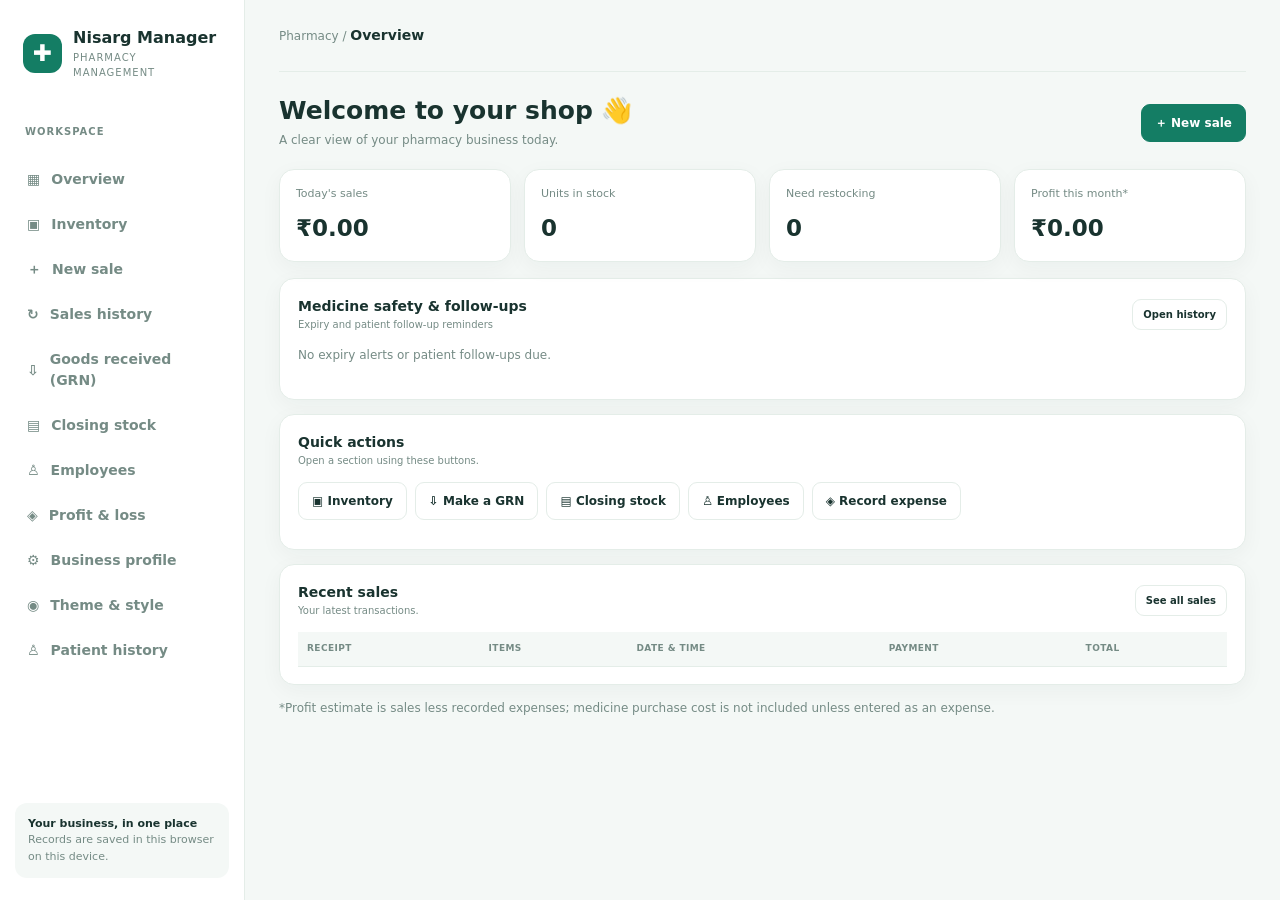
<file: index.html>
<!doctype html>
<html lang="en"><head><meta charset="utf-8"><meta name="viewport" content="width=device-width, initial-scale=1"><meta name="theme-color" content="#147d64"><title>Nisarg Manager | Pharmacy</title><link rel="stylesheet" href="app.css"></head><body>
<aside class="sidebar"><a class="brand" href="#dashboard"><span class="brand-icon">✚</span><span><b>Nisarg Manager</b><small>PHARMACY MANAGEMENT</small></span></a><p class="nav-label">Workspace</p><nav class="nav" aria-label="Main navigation"><button data-page="dashboard">▦ <span>Overview</span></button><button data-page="inventory">▣ <span>Inventory</span></button><button data-page="sales">＋ <span>New sale</span></button><button data-page="history">↻ <span>Sales history</span></button><button data-page="grn">⇩ <span>Goods received (GRN)</span></button><button data-page="closing">▤ <span>Closing stock</span></button><button data-page="employees">♙ <span>Employees</span></button><button data-page="finance">◈ <span>Profit &amp; loss</span></button><button data-page="profile">⚙ <span>Business profile</span></button><button data-page="settings">◉ <span>Theme &amp; style</span></button></nav><div class="sidebar-note"><b>Your business, in one place</b><br>Records are saved in this browser on this device.</div></aside>
<main class="main"><header class="topbar"><div class="mobile-brand"><span class="brand-icon">✚</span> Nisarg Manager</div><div class="crumb">Pharmacy / <b id="crumbTitle">Overview</b></div><div class="today" id="todayLabel"></div></header>
<section class="page active" id="page-dashboard"><div class="welcome"><div><h1>Welcome to your shop 👋</h1><p>A clear view of your pharmacy business today.</p></div><button class="btn primary" data-go="sales">＋ New sale</button></div><div class="stats"><article class="card"><span>Today's sales</span><strong id="dashSales">₹0.00</strong></article><article class="card"><span>Units in stock</span><strong id="dashUnits">0</strong></article><article class="card"><span>Need restocking</span><strong id="dashLow">0</strong></article><article class="card"><span>Profit this month*</span><strong id="dashProfit">₹0.00</strong></article></div><div class="panel"><div class="panel-head"><div><b>Quick actions</b><small>Open a section using these buttons.</small></div></div><div class="actions"><button class="btn" data-go="inventory">▣ Inventory</button><button class="btn" data-go="grn">⇩ Make a GRN</button><button class="btn" data-go="closing">▤ Closing stock</button><button class="btn" data-go="employees">♙ Employees</button><button class="btn" data-go="finance">◈ Record expense</button></div></div><div class="panel"><div class="panel-head"><div><b>Recent sales</b><small>Your latest transactions.</small></div><button class="btn small" data-go="history">See all sales</button></div><div class="table-wrap"><table><thead><tr><th>Receipt</th><th>Items</th><th>Date &amp; time</th><th>Payment</th><th>Total</th></tr></thead><tbody id="recentSales"></tbody></table></div></div><p class="muted">*Profit estimate is sales less recorded expenses; medicine purchase cost is not included unless entered as an expense.</p></section>
<section class="page" id="page-inventory"><h1>Medicine inventory</h1><p class="muted">Manage medicines, quantities, prices, and expiry details.</p><div class="panel"><h2>Add medicine</h2><form id="medicineForm" class="form-grid"><label>Medicine name<input name="name" required maxlength="80" placeholder="e.g. Paracetamol 500mg"></label><label>Category<input name="category" required placeholder="Pain relief"></label><label>Quantity<input name="quantity" type="number" min="0" step="1" required value="0"></label><label>Unit price<input name="price" type="number" min="0" step="0.01" required value="0"></label><label>Expiry date<input name="expiry" type="date"></label><label>Low-stock alert at<input name="threshold" type="number" min="0" step="1" value="10"></label><button class="btn primary full" type="submit">Save medicine</button></form></div><div class="panel"><div class="panel-head"><b>Stock list</b><button class="btn small" data-export="inventory">Download inventory PDF</button></div><input id="inventorySearch" class="search" type="search" placeholder="Search medicine or category"><div class="table-wrap"><table><thead><tr><th>Medicine</th><th>Category</th><th>Stock</th><th>Unit price</th><th>Expiry</th><th>Status</th><th>Actions</th></tr></thead><tbody id="inventoryRows"></tbody></table></div></div></section>
<section class="page" id="page-sales"><h1>New sale / billing</h1><p class="muted">Add patient and prescriber details to the bill and prescription-style receipt.</p><div class="panel"><h2>Patient and prescription details (optional)</h2><div class="form-grid" id="billPatientForm"><label>Patient full name<input id="billPatientName" autocomplete="name"></label><label>Patient phone<input id="billPatientPhone" type="tel" autocomplete="tel"></label><label>Patient email<input id="billPatientEmail" type="email" autocomplete="email"></label><label class="full">Patient address<textarea id="billPatientAddress" rows="2"></textarea></label><label>Doctor / prescriber name<input id="billDoctor"></label><label>Prescription reference / date<input id="billPrescriptionRef" placeholder="Prescription number or date"></label><label>Patient age / DOB<input id="billPatientAge" placeholder="Age or date of birth"></label><label>Known allergies<input id="billAllergies" placeholder="Optional; verify with patient"></label><label class="full">Prescription / directions notes<textarea id="billNotes" rows="2" placeholder="Enter only as prescribed"></textarea></label></div></div><div class="two-col"><div class="panel"><h2>Available medicines</h2><input id="saleSearch" class="search" type="search" placeholder="Search medicine"><div id="saleProducts"></div></div><div class="panel"><div class="panel-head"><div><b>Current sale</b><small>Review the basket before checkout.</small></div><button class="btn small" id="clearCart">Clear</button></div><div id="cartItems"></div><p class="total-line">Total <b id="cartTotal">₹0.00</b></p><label>Payment method<select id="payment"><option>Cash</option><option>Card</option><option>UPI</option><option>Bank transfer</option><option>Other</option></select></label><div class="panel" id="paymentReferencePanel"><b>Payment reference (optional)</b><p class="muted">For card payments, record only card brand and last four digits. Never enter a full card number, PIN, CVV, or banking password.</p><div class="form-grid"><label>Transaction / UPI reference<input id="paymentReference" maxlength="100"></label><label>Card brand (optional)<input id="cardBrand" placeholder="Visa / Mastercard"></label><label>Last 4 digits only<input id="cardLastFour" inputmode="numeric" maxlength="4" pattern="[0-9]{4}" placeholder="1234"></label></div></div><button class="btn primary full" id="checkout">Complete sale</button></div></div></section>
<section class="page" id="page-history"><h1>Sales history</h1><p class="muted">Previous completed orders, patient details, and prescription receipts.</p><div class="panel"><div class="panel-head"><b>Order history</b><button class="btn small" data-export="sales">Download sales PDF</button></div><div class="table-wrap"><table><thead><tr><th>Receipt</th><th>Items</th><th>Date &amp; time</th><th>Payment</th><th>Total</th><th>Patient / contact / prescriber</th><th>Prescription receipt</th></tr></thead><tbody id="historyRows"></tbody></table></div></div></section>
<section class="page" id="page-grn"><h1>Goods received (GRN)</h1><p class="muted">Record supplier deliveries. Saving adds the received quantity to inventory.</p><div class="panel"><h2>New goods received note</h2><form id="grnForm" class="form-grid"><label>Supplier name<input name="supplier" required maxlength="100"></label><label>Invoice / delivery number<input name="invoice" maxlength="60"></label><label>Date received<input name="date" type="date" required></label><label>Medicine<select name="medicine" id="grnMedicine" required></select></label><label>Quantity received<input name="quantity" type="number" min="1" step="1" value="1" required></label><label>Unit cost<input name="cost" type="number" min="0" step="0.01" value="0" required></label><div class="actions full"><button class="btn primary" type="submit">Save GRN and update stock</button><button class="btn" id="downloadNewGrn" type="button" disabled>Download GRN PDF</button></div></form></div><div class="panel"><div class="panel-head"><b>GRN history</b><button class="btn small" data-export="grn">Download GRN history PDF</button></div><div class="table-wrap"><table><thead><tr><th>GRN number</th><th>Date</th><th>Supplier</th><th>Invoice</th><th>Medicine</th><th>Qty</th><th>Total cost</th><th>PDF</th></tr></thead><tbody id="grnRows"></tbody></table></div></div></section>
<section class="page" id="page-closing"><h1>Closing stock</h1><p class="muted">Count physical stock at day end, save the snapshot, and download a report.</p><div class="panel"><div class="panel-head"><b>Physical stock count</b><button class="btn small" data-export="closing-current">Download current count PDF</button></div><div class="table-wrap"><table><thead><tr><th>Medicine</th><th>Book quantity</th><th>Counted quantity</th><th>Difference</th><th>Unit price</th></tr></thead><tbody id="closingRows"></tbody></table></div><button class="btn primary" id="saveClosing">Save closing stock snapshot</button></div><div class="panel"><div class="panel-head"><b>Saved closing reports</b><button class="btn small" data-export="closing-history">Download history PDF</button></div><div class="table-wrap"><table><thead><tr><th>Date &amp; time</th><th>Products counted</th><th>Total units</th><th>Stock value</th><th>PDF</th></tr></thead><tbody id="closingHistoryRows"></tbody></table></div></div></section>
<section class="page" id="page-employees"><h1>Employees</h1><p class="muted">Manage your team and employee contact and salary details.</p><div class="panel"><h2>Add employee</h2><form id="employeeForm" class="form-grid"><label>Full name<input name="name" required maxlength="80"></label><label>Role<input name="role" required placeholder="Pharmacist"></label><label>Phone<input name="phone" type="tel"></label><label>Monthly salary<input name="salary" type="number" min="0" step="0.01" value="0"></label><label>Start date<input name="startDate" type="date"></label><button class="btn primary full" type="submit">Add employee</button></form></div><div class="panel"><div class="panel-head"><b>Team members</b><button class="btn small" data-export="employees">Download employees PDF</button></div><div class="table-wrap"><table><thead><tr><th>Name</th><th>Role</th><th>Phone</th><th>Monthly salary</th><th>Start date</th><th>Action</th></tr></thead><tbody id="employeeRows"></tbody></table></div><p>Estimated monthly payroll: <b id="payroll">₹0.00</b></p></div></section>
<section class="page" id="page-finance"><h1>Profit &amp; loss</h1><p class="muted">Review sales revenue, record business costs, and understand the net result.</p><div class="stats"><article class="card"><span>Sales revenue this month</span><strong id="financeRevenue">₹0.00</strong></article><article class="card"><span>Recorded expenses this month</span><strong id="financeExpenses">₹0.00</strong></article><article class="card"><span>Net result this month</span><strong id="financeProfit">₹0.00</strong></article></div><div class="panel"><h2>Record a business expense</h2><form id="expenseForm" class="form-grid"><label>Description<input name="title" required maxlength="80" placeholder="Shop rent"></label><label>Category<select name="category"><option>Rent</option><option>Utilities</option><option>Employee payroll</option><option>Supplies</option><option>Transport</option><option>Other</option></select></label><label>Amount<input name="amount" type="number" min="0.01" step="0.01" required></label><label>Date<input name="date" type="date" required></label><button class="btn primary full" type="submit">Record expense</button></form></div><div class="panel"><div class="panel-head"><b>Expense records</b><button class="btn small" data-export="expenses">Download expenses PDF</button></div><div class="table-wrap"><table><thead><tr><th>Description</th><th>Category</th><th>Date</th><th>Amount</th><th>Action</th></tr></thead><tbody id="expenseRows"></tbody></table></div></div></section>
<section class="page" id="page-profile"><h1>Business profile</h1><p class="muted">Keep your pharmacy registration, license, address, and bank details organized.</p><div class="panel"><form id="profileForm" class="form-grid"><label>Shop / business name<input name="shopName"></label><label>Owner / manager name<input name="ownerName"></label><label>Pharmacy license number<input name="licenseNumber"></label><label>Business registration number<input name="registrationNumber"></label><label>Tax / VAT number<input name="taxNumber"></label><label>Business phone<input name="phone" type="tel"></label><label>Business email<input name="email" type="email"></label><label>Currency<select name="currency"><option value="INR">INR — Indian Rupee</option><option value="USD">USD — US Dollar</option><option value="EUR">EUR — Euro</option><option value="GBP">GBP — Pound Sterling</option><option value="CAD">CAD — Canadian Dollar</option><option value="AUD">AUD — Australian Dollar</option></select></label><label class="full">Business address<textarea name="address" rows="3"></textarea></label><h2 class="full">Bank details (optional)</h2><label>Bank name<input name="bankName"></label><label>Account holder<input name="accountName"></label><label>Account number<input name="accountNumber" inputmode="numeric"></label><label>Branch / routing information<input name="bankBranch"></label><div class="actions full"><button class="btn primary" type="submit">Save business profile</button><button class="btn" type="reset">Reset form</button></div></form></div></section>
<section class="page" id="page-settings"><h1>Theme &amp; style</h1><p class="muted">Change the app's accent color and corner style. Settings are saved on this device.</p><div class="panel"><b>Accent color</b><div class="swatches"><button class="swatch" data-color="green" aria-label="Green" style="background:#147d64"></button><button class="swatch" data-color="blue" aria-label="Blue" style="background:#3867cf"></button><button class="swatch" data-color="purple" aria-label="Purple" style="background:#7854b8"></button><button class="swatch" data-color="orange" aria-label="Orange" style="background:#c96c24"></button><button class="swatch" data-color="rose" aria-label="Rose" style="background:#bb526b"></button></div></div><div class="panel"><b>Corner style</b><div class="actions"><button class="btn" data-style="soft">Soft</button><button class="btn" data-style="rounded">Rounded</button><button class="btn" data-style="sharp">Sharp</button></div></div><div class="panel"><b>Download and backup</b><p class="muted">Use PDF buttons on the relevant page. Data is kept in this browser; clearing browser data can remove it.</p><button class="btn" data-export="backup">Download data backup</button></div></section>
</main><nav class="mobile-nav" aria-label="Mobile navigation"><button data-page="dashboard">▦<small>Home</small></button><button data-page="inventory">▣<small>Stock</small></button><button data-page="sales">＋<small>Sale</small></button><button data-page="history">↻<small>Orders</small></button><button data-page="grn">⇩<small>GRN</small></button><button data-page="closing">▤<small>Close</small></button><button data-page="employees">♙<small>Team</small></button><button data-page="finance">◈<small>Money</small></button><button data-page="profile">⚙<small>Profile</small></button><button data-page="settings">◉<small>Theme</small></button></nav><div id="toast" class="toast" role="status" aria-live="polite"></div><script src="app.js" defer></script><script src="billing.js" defer></script></body></html>
</file>
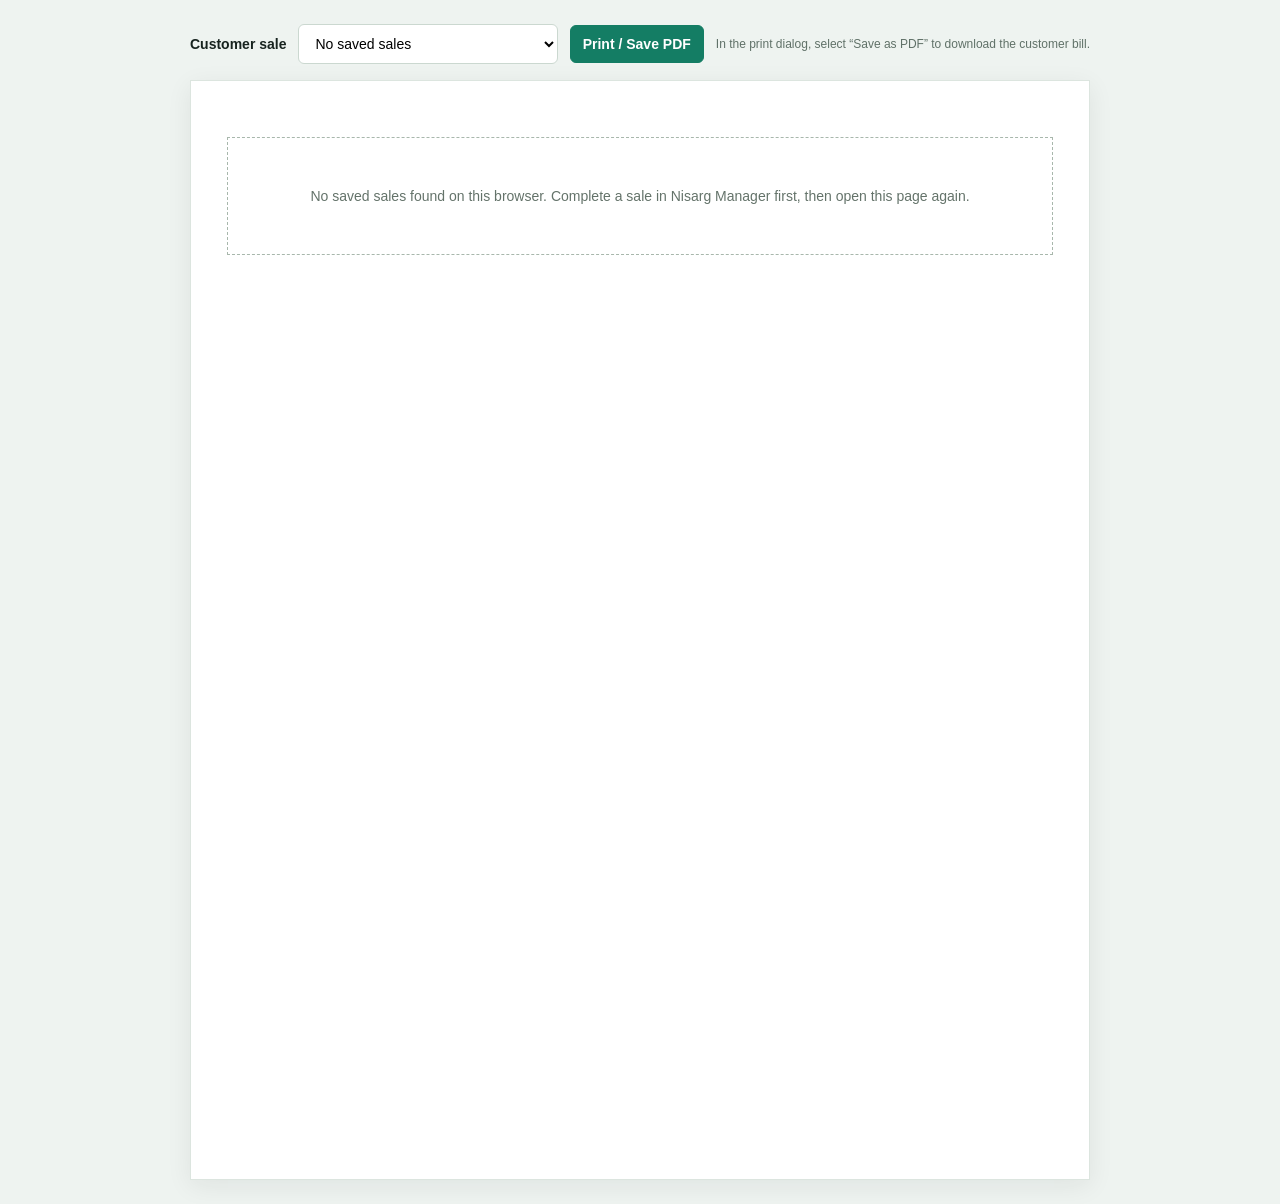
<file: customer-bill.html>
<!doctype html>
<html lang="en">
<head>
  <meta charset="utf-8">
  <meta name="viewport" content="width=device-width, initial-scale=1">
  <meta name="theme-color" content="#147d64">
  <title>Customer bill | Nisarg Manager</title>
  <style>
    :root{font-family:Arial,Helvetica,sans-serif;color:#17231f;background:#eef3f0;font-size:14px}*{box-sizing:border-box}body{margin:0;padding:24px}.toolbar{max-width:900px;margin:0 auto 16px;display:flex;align-items:center;gap:12px;flex-wrap:wrap}.toolbar label{font-weight:700}.toolbar select,.toolbar button{font:inherit;padding:10px 12px;border:1px solid #cbd8d0;border-radius:6px;background:#fff}.toolbar select{min-width:240px;flex:1}.toolbar button{cursor:pointer;background:#147d64;color:white;border-color:#147d64;font-weight:700}.toolbar .hint{color:#607168;font-size:12px}.paper{max-width:900px;min-height:1100px;margin:auto;background:#fff;padding:36px;border:1px solid #dce5df;box-shadow:0 6px 24px #17231f12}.brand{display:flex;align-items:center;gap:14px}.brand-mark{width:62px;height:62px;flex:none}.brand-name{margin:0;color:#4d8c2c;font-size:25px;line-height:1.08}.brand-sub{margin:5px 0 0;color:#5a665f;font-size:12px;letter-spacing:.08em}.business-contact{margin-left:auto;text-align:right;white-space:pre-line;line-height:1.5;color:#39473f;font-size:12px}.rule{height:3px;background:#608f3b;margin:18px 0 5px}.tagline{text-align:center;margin:0 0 16px;color:#4b594f;font-size:12px}.title-row{display:flex;align-items:center;justify-content:space-between;border:1px solid #78a14f;padding:10px 12px}.title-row h1{margin:0;color:#548c31;font-size:22px;letter-spacing:.04em}.title-row strong{font-size:11px}.top-grid{display:grid;grid-template-columns:1fr 1fr;border:1px solid #78a14f;border-top:0}.customer,.invoice-meta{padding:12px;min-height:145px}.customer{border-right:1px solid #78a14f}.section-title{font-weight:700;text-align:center;padding-bottom:7px;margin-bottom:8px;border-bottom:1px solid #d5e0d0}.details{display:grid;grid-template-columns:105px 1fr;gap:6px 8px;font-size:12px;line-height:1.35}.details b{color:#2c3932}.invoice-meta .details{grid-template-columns:100px 1fr}.items-wrap{margin-top:16px;overflow-x:auto}.items{width:100%;border-collapse:collapse;font-size:11px}.items th,.items td{border:1px solid #91aa7c;padding:8px 6px;text-align:right;vertical-align:top}.items th{background:#f4f8ef;color:#28352d;text-align:center}.items th:nth-child(2),.items td:nth-child(2){text-align:left}.items td:first-child{text-align:center}.items tfoot td{font-weight:700}.totals{width:min(360px,100%);margin:12px 0 0 auto;border-collapse:collapse}.totals td{padding:5px 8px;border-bottom:1px solid #dce5d8}.totals td:last-child{text-align:right;font-weight:700}.words{margin:14px 0;padding:10px;border:1px solid #91aa7c;font-size:12px}.words strong{display:block;margin-top:5px;text-transform:uppercase}.bottom-grid{display:grid;grid-template-columns:1fr 1fr;margin-top:16px;border:1px solid #91aa7c}.bottom-grid section{padding:12px;min-height:130px}.bottom-grid section+section{border-left:1px solid #91aa7c}.signature{margin-top:42px;border-top:1px solid #59665c;padding-top:7px;text-align:center;font-size:11px}.footer{text-align:center;color:#4f5c53;font-size:12px;margin-top:15px}.empty{padding:50px 20px;text-align:center;color:#64736a;border:1px dashed #a8b7ac;margin-top:20px}.small{font-size:11px;color:#58665d;line-height:1.45}.muted{color:#68756d}
    @media print{ :root{background:#fff;font-size:11px}body{padding:0;background:#fff}.toolbar{display:none}.paper{width:100%;max-width:none;min-height:0;margin:0;padding:12mm;border:0;box-shadow:none}.items{font-size:9px}.items th,.items td{padding:5px 4px}.top-grid,.title-row,.bottom-grid,.items th,.items td,.words{print-color-adjust:exact;-webkit-print-color-adjust:exact}@page{size:A4;margin:8mm} }
    @media(max-width:620px){body{padding:10px}.paper{padding:18px}.brand{align-items:flex-start}.brand-mark{width:48px;height:48px}.brand-name{font-size:19px}.business-contact{font-size:10px}.title-row h1{font-size:17px}.top-grid{grid-template-columns:1fr}.customer{border-right:0;border-bottom:1px solid #78a14f}.customer,.invoice-meta{min-height:0}.details{grid-template-columns:90px 1fr}}
  </style>
</head>
<body>
  <div class="toolbar" aria-label="Bill controls">
    <label for="saleSelect">Customer sale</label>
    <select id="saleSelect"><option value="">Loading sales…</option></select>
    <button id="printBill" type="button">Print / Save PDF</button>
    <span class="hint">In the print dialog, select “Save as PDF” to download the customer bill.</span>
  </div>
  <main class="paper" id="bill" aria-live="polite"></main>
<script>
'use strict';
(() => {
  const $ = (selector) => document.querySelector(selector);
  const esc = (value) => String(value ?? '').replace(/[&<>"']/g, (c) => ({'&':'&amp;','<':'&lt;','>':'&gt;','"':'&quot;',"'":'&#39;'}[c]));
  const read = (key, fallback) => { try { const value = JSON.parse(localStorage.getItem(key)); return value ?? fallback; } catch { return fallback; } };
  const money = (value, currency) => { const amount = Number(value) || 0; try { return new Intl.NumberFormat(undefined, {style:'currency', currency:currency || 'INR'}).format(amount); } catch { return `${currency || 'INR'} ${amount.toFixed(2)}`; } };
  const sales = read('nisarg_sales', []);
  const profile = read('nisarg_profile', {});
  const select = $('#saleSelect');
  const bill = $('#bill');
  const dateText = (value) => { if (!value) return '—'; const date = new Date(value); return Number.isNaN(date.getTime()) ? String(value) : date.toLocaleDateString(undefined, {year:'numeric', month:'short', day:'2-digit'}); };
  const saleDate = (sale) => sale.timestamp || sale.date || sale.createdAt || sale.created_at;
  const saleId = (sale) => String(sale.id ?? sale.number ?? sale.invoiceNumber ?? '');
  const patient = (sale) => sale.patient || {};
  const customerName = (sale) => patient(sale).name || sale.patientName || sale.customerName || 'Walk-in customer';
  const getItems = (sale) => Array.isArray(sale.items) ? sale.items : (Array.isArray(sale.products) ? sale.products : []);
  const itemName = (item) => item.name || item.medicineName || item.productName || item.medicine || 'Item';
  const itemQty = (item) => Number(item.quantity ?? item.qty ?? 0) || 0;
  const itemRate = (item) => Number(item.price ?? item.rate ?? item.unitPrice ?? item.unit_price ?? 0) || 0;
  const itemTotal = (item) => Number(item.total ?? item.lineTotal ?? item.amount ?? item.subtotal ?? itemQty(item) * itemRate(item)) || 0;
  const logo = '<svg class="brand-mark" viewBox="0 0 64 64" role="img" aria-label="Nisarg logo"><rect x="20" y="3" width="24" height="58" rx="6" fill="#5a9c2e"/><rect x="3" y="20" width="58" height="24" rx="6" fill="#5a9c2e"/><path d="M20 33h9l4-9 5 17 4-8h6" fill="none" stroke="white" stroke-width="3" stroke-linecap="round" stroke-linejoin="round"/></svg>';
  const showEmpty = (message) => { bill.innerHTML = `<div class="empty">${esc(message)}</div>`; };
  const render = (sale) => {
    if (!sale) { showEmpty('No saved sales found on this browser. Complete a sale in Nisarg Manager first, then open this page again.'); return; }
    const items = getItems(sale);
    const currency = profile.currency || sale.currency || 'INR';
    const itemSubtotal = items.reduce((sum, item) => sum + itemTotal(item), 0);
    const discount = Number(sale.discount ?? sale.discountTotal ?? 0) || 0;
    const tax = Number(sale.tax ?? sale.taxAmount ?? sale.gstAmount ?? 0) || 0;
    const total = Number(sale.total ?? sale.grandTotal ?? sale.amount ?? (itemSubtotal - discount + tax)) || 0;
    const customer = patient(sale);
    const address = customer.address || sale.patientAddress || sale.customerAddress || '';
    const phone = customer.phone || sale.patientPhone || sale.customerPhone || '';
    const taxNumber = profile.taxNumber || '';
    const rows = items.length ? items.map((item, index) => `<tr><td>${index + 1}</td><td>${esc(itemName(item))}${item.batch ? `<br><span class="small">Batch: ${esc(item.batch)}</span>` : ''}</td><td>${esc(item.hsn || item.hsnCode || '—')}</td><td>${itemQty(item)}</td><td>${money(itemRate(item), currency)}</td><td>${money(itemTotal(item), currency)}</td></tr>`).join('') : '<tr><td colspan="6">No item details recorded for this sale.</td></tr>';
    const meta = [saleId(sale) ? ['Invoice number', saleId(sale)] : null, ['Invoice date', dateText(saleDate(sale))], ['Payment method', sale.payment || sale.paymentMethod || '—'], ['Payment reference', sale.paymentReference || sale.reference || '—']].filter(Boolean);
    bill.innerHTML = `<header class="brand">${logo}<div><h2 class="brand-name">${esc(profile.shopName || 'Nisarg Pharmacy')}</h2><p class="brand-sub">NISARG • PHARMACY &amp; HEALTHCARE</p></div><div class="business-contact">${esc([profile.address, profile.phone, profile.email].filter(Boolean).join('\n'))}</div></header>
      <div class="rule"></div><p class="tagline">A single stop for all your healthcare needs</p>
      <div class="title-row">${taxNumber ? `<strong>${esc(taxNumber)}</strong>` : '<strong> CUSTOMER BILL</strong>'}<h1>${taxNumber ? 'TAX INVOICE' : 'CUSTOMER INVOICE'}</h1><strong>ORIGINAL FOR CUSTOMER</strong></div>
      <div class="top-grid"><section class="customer"><div class="section-title">Customer details</div><div class="details"><b>Name</b><span>${esc(customerName(sale))}</span><b>Phone</b><span>${esc(phone || '—')}</span><b>Address</b><span>${esc(address || '—')}</span>${customer.email || sale.patientEmail ? `<b>Email</b><span>${esc(customer.email || sale.patientEmail)}</span>` : ''}</div></section><section class="invoice-meta"><div class="section-title">Invoice details</div><div class="details">${meta.map(([label, value]) => `<b>${esc(label)}</b><span>${esc(value)}</span>`).join('')}</div></section></div>
      <div class="items-wrap"><table class="items"><thead><tr><th>Sr. No.</th><th>Product / service</th><th>HSN / SAC</th><th>Qty</th><th>Rate</th><th>Amount</th></tr></thead><tbody>${rows}</tbody><tfoot><tr><td colspan="3">Total quantity</td><td>${items.reduce((sum, item) => sum + itemQty(item), 0)}</td><td>Subtotal</td><td>${money(itemSubtotal, currency)}</td></tr></tfoot></table></div>
      <table class="totals"><tbody><tr><td>Subtotal</td><td>${money(itemSubtotal, currency)}</td></tr>${discount ? `<tr><td>Discount</td><td>− ${money(discount, currency)}</td></tr>` : ''}${tax ? `<tr><td>Tax (as recorded)</td><td>${money(tax, currency)}</td></tr>` : ''}<tr><td><strong>Grand total</strong></td><td><strong>${money(total, currency)}</strong></td></tr></tbody></table>
      <div class="words"><b>Payment</b><span> ${esc(sale.payment || sale.paymentMethod || '—')}</span><p class="small">Thank you for your order. Please keep this bill for your records.</p></div>
      <div class="bottom-grid"><section><div class="section-title">Business details</div><div class="small">${esc([profile.shopName || 'Nisarg Pharmacy', profile.ownerName, profile.licenseNumber ? `License: ${profile.licenseNumber}` : '', taxNumber ? `Tax number: ${taxNumber}` : ''].filter(Boolean).join('\n'))}</div></section><section><div class="section-title">For ${esc(profile.shopName || 'Nisarg Pharmacy')}</div><div class="signature">Authorised signature</div></section></div>
      <p class="footer">Thank you for your order! We look forward to serving you again.</p>`;
  };
  const update = () => { const sale = sales.find((entry) => saleId(entry) === select.value) || sales[0]; if (sale) { select.value = saleId(sale); render(sale); } else render(null); };
  if (!Array.isArray(sales) || !sales.length) { select.innerHTML = '<option value="">No saved sales</option>'; render(null); }
  else {
    const sorted = [...sales].sort((a, b) => new Date(saleDate(b) || 0) - new Date(saleDate(a) || 0));
    select.innerHTML = sorted.map((sale) => `<option value="${esc(saleId(sale))}">${esc(saleId(sale) || 'Sale')} — ${esc(customerName(sale))} — ${esc(dateText(saleDate(sale)))}</option>`).join('');
    const requested = new URLSearchParams(location.search).get('sale');
    if (requested && sorted.some((sale) => saleId(sale) === requested)) select.value = requested;
    update();
  }
  select.addEventListener('change', update);
  $('#printBill').addEventListener('click', () => { if (sales.length) window.print(); });
})();
</script>
</body>
</html>
</file>
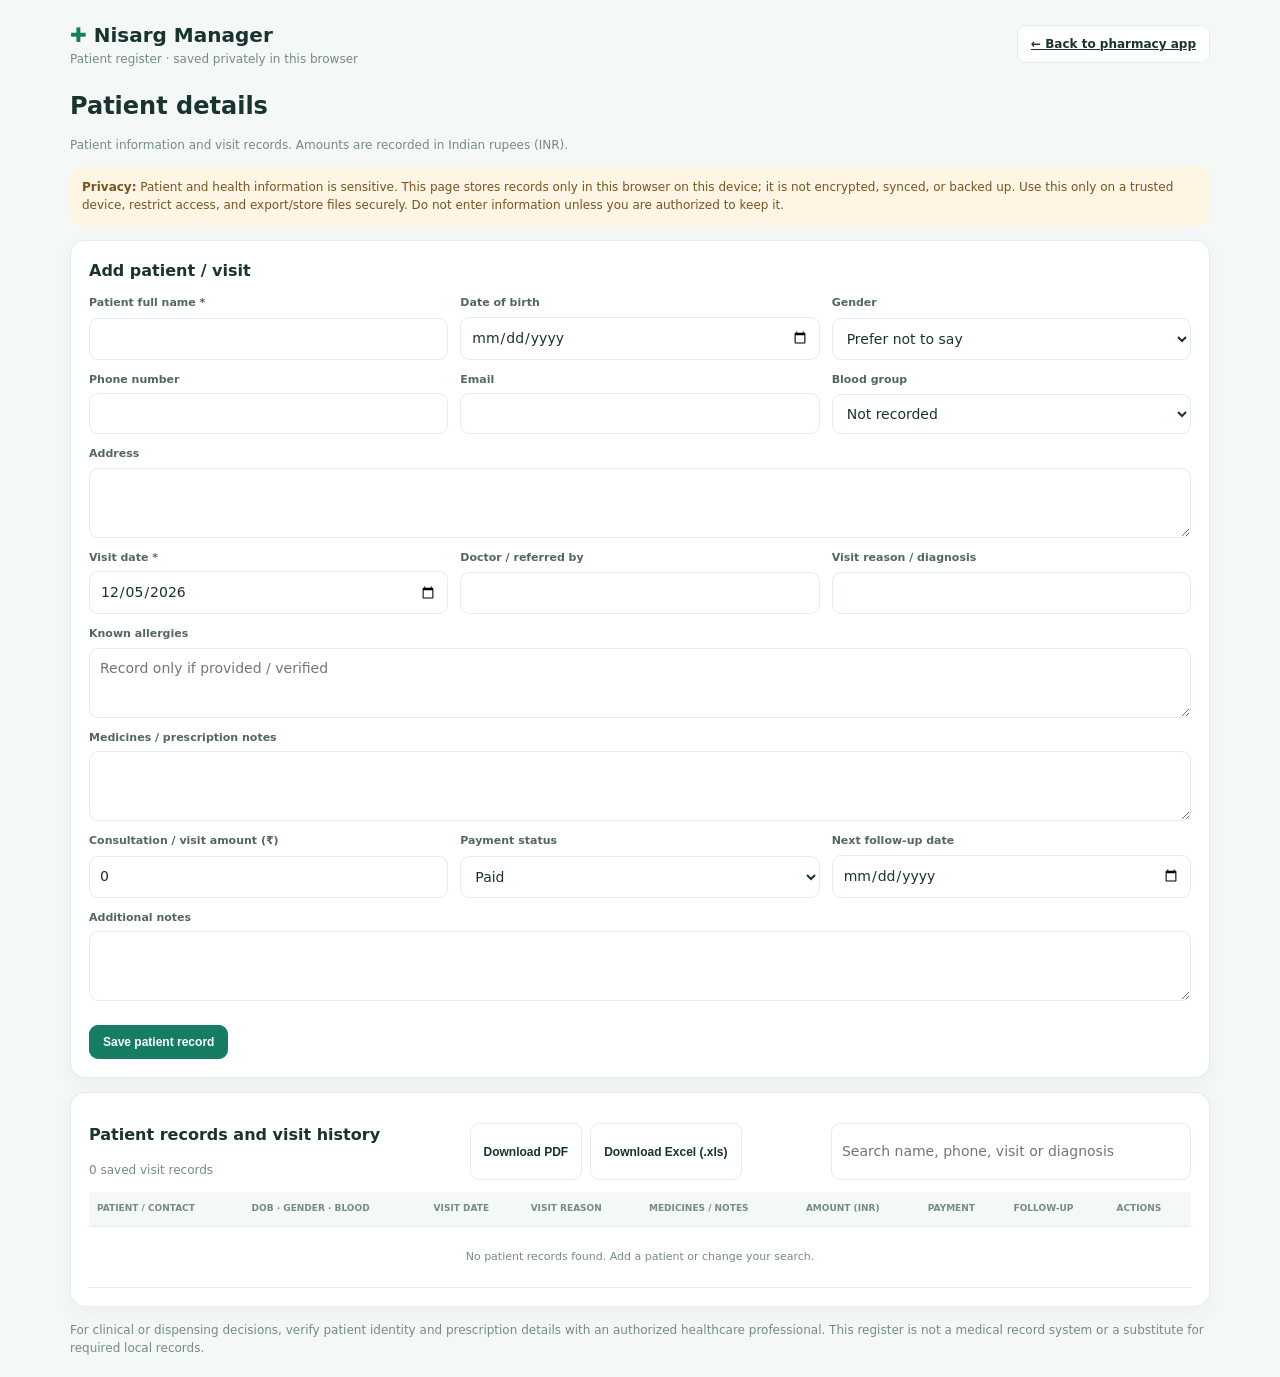
<file: patients.html>
<!doctype html>
<html lang="en">
<head>
<meta charset="utf-8"><meta name="viewport" content="width=device-width, initial-scale=1"><meta name="theme-color" content="#147d64">
<title>Patient Register | Nisarg Manager</title>
<style>
:root{--accent:#147d64;--deep:#0c5d4a;--soft:#e8f5ef;--page:#f4f8f6;--surface:#fff;--ink:#19332f;--muted:#758b85;--line:#e4ede8;--radius:15px}*{box-sizing:border-box}body{margin:0;background:var(--page);color:var(--ink);font:14px/1.5 system-ui,-apple-system,"Segoe UI",sans-serif}.wrap{max-width:1180px;margin:auto;padding:20px}.top{display:flex;justify-content:space-between;align-items:center;gap:12px;flex-wrap:wrap;margin-bottom:20px}.brand{font-size:20px;font-weight:800}.brand span{color:var(--accent)}a{color:var(--deep)}.panel{background:var(--surface);border:1px solid var(--line);border-radius:var(--radius);padding:18px;margin:14px 0;box-shadow:0 6px 22px #19332f0b}h1{font-size:24px;margin:0 0 5px}h2{font-size:16px;margin:0 0 12px}.muted{color:var(--muted);font-size:12px}.form{display:grid;grid-template-columns:repeat(3,minmax(0,1fr));gap:12px}.field{display:grid;gap:5px}.field label{font-size:11px;font-weight:750;color:#53675f}.field input,.field select,.field textarea,.search{width:100%;min-height:40px;padding:9px 10px;border:1px solid var(--line);border-radius:9px;background:var(--surface);color:var(--ink);font:inherit}.field textarea{resize:vertical;min-height:70px}.full{grid-column:1/-1}.buttons{display:flex;gap:8px;flex-wrap:wrap;margin-top:12px}.btn{border:1px solid var(--line);border-radius:9px;padding:9px 13px;background:var(--surface);color:var(--ink);font-weight:700;font-size:12px;cursor:pointer}.btn.primary{background:var(--accent);border-color:var(--accent);color:white}.btn:hover{filter:brightness(.96)}.toolbar{display:flex;gap:9px;justify-content:space-between;flex-wrap:wrap;margin:12px 0}.search{max-width:360px}.tablewrap{overflow:auto}table{width:100%;border-collapse:collapse;min-width:920px}th,td{text-align:left;padding:10px 8px;border-bottom:1px solid var(--line);font-size:11px;vertical-align:top}th{font-size:9px;color:var(--muted);text-transform:uppercase;background:var(--page)}.empty{text-align:center;padding:22px;color:var(--muted)}.notice{padding:12px;background:#fff5e5;border-radius:10px;color:#79541d;font-size:12px}.toast{position:fixed;bottom:18px;right:18px;padding:11px 15px;background:#19332f;color:#fff;border-radius:9px;opacity:0;pointer-events:none;transition:.2s}.toast.show{opacity:1}button:focus-visible,input:focus-visible,select:focus-visible,textarea:focus-visible{outline:3px solid #78a9ff;outline-offset:2px}
@media(max-width:760px){.wrap{padding:13px}.form{grid-template-columns:repeat(2,minmax(0,1fr))}.panel{padding:13px}.field.full{grid-column:1/-1}.buttons .btn{flex:1}.top{align-items:flex-start}}
@media(max-width:460px){.form{grid-template-columns:1fr}.form .full{grid-column:auto}.top .btn{font-size:10px}}
</style>
</head>
<body><main class="wrap">
<header class="top"><div><div class="brand"><span>✚</span> Nisarg Manager</div><div class="muted">Patient register · saved privately in this browser</div></div><a class="btn" href="index.html">← Back to pharmacy app</a></header>
<section><h1>Patient details</h1><p class="muted">Patient information and visit records. Amounts are recorded in Indian rupees (INR).</p></section>
<div class="notice"><strong>Privacy:</strong> Patient and health information is sensitive. This page stores records only in this browser on this device; it is not encrypted, synced, or backed up. Use this only on a trusted device, restrict access, and export/store files securely. Do not enter information unless you are authorized to keep it.</div>
<section class="panel"><h2 id="formTitle">Add patient / visit</h2><form id="patientForm" class="form">
<div class="field"><label for="name">Patient full name *</label><input id="name" name="name" required maxlength="100" autocomplete="name"></div>
<div class="field"><label for="dob">Date of birth</label><input id="dob" name="dob" type="date"></div>
<div class="field"><label for="gender">Gender</label><select id="gender" name="gender"><option value="">Prefer not to say</option><option>Female</option><option>Male</option><option>Other</option></select></div>
<div class="field"><label for="phone">Phone number</label><input id="phone" name="phone" type="tel" maxlength="30" autocomplete="tel"></div>
<div class="field"><label for="email">Email</label><input id="email" name="email" type="email" maxlength="120" autocomplete="email"></div>
<div class="field"><label for="bloodGroup">Blood group</label><select id="bloodGroup" name="bloodGroup"><option value="">Not recorded</option><option>A+</option><option>A-</option><option>B+</option><option>B-</option><option>AB+</option><option>AB-</option><option>O+</option><option>O-</option></select></div>
<div class="field full"><label for="address">Address</label><textarea id="address" name="address" maxlength="300" autocomplete="street-address"></textarea></div>
<div class="field"><label for="visitDate">Visit date *</label><input id="visitDate" name="visitDate" type="date" required></div>
<div class="field"><label for="doctor">Doctor / referred by</label><input id="doctor" name="doctor" maxlength="100"></div>
<div class="field"><label for="diagnosis">Visit reason / diagnosis</label><input id="diagnosis" name="diagnosis" maxlength="200"></div>
<div class="field full"><label for="allergies">Known allergies</label><textarea id="allergies" name="allergies" maxlength="500" placeholder="Record only if provided / verified"></textarea></div>
<div class="field full"><label for="medicines">Medicines / prescription notes</label><textarea id="medicines" name="medicines" maxlength="1000"></textarea></div>
<div class="field"><label for="fee">Consultation / visit amount (₹)</label><input id="fee" name="fee" type="number" min="0" step="0.01" value="0"></div>
<div class="field"><label for="paymentStatus">Payment status</label><select id="paymentStatus" name="paymentStatus"><option>Paid</option><option>Unpaid</option><option>Partial</option><option>Not applicable</option></select></div>
<div class="field"><label for="followUp">Next follow-up date</label><input id="followUp" name="followUp" type="date"></div>
<div class="field full"><label for="notes">Additional notes</label><textarea id="notes" name="notes" maxlength="1000"></textarea></div>
<div class="buttons full"><button class="btn primary" type="submit" id="saveButton">Save patient record</button><button class="btn" type="reset" id="cancelEdit" hidden>Cancel edit</button></div>
</form></section>
<section class="panel"><div class="toolbar"><div><h2>Patient records and visit history</h2><span class="muted" id="recordCount">0 records</span></div><div class="buttons" style="margin:0"><button class="btn" type="button" id="exportPdf">Download PDF</button><button class="btn" type="button" id="exportExcel">Download Excel (.xls)</button></div><input class="search" type="search" id="search" placeholder="Search name, phone, visit or diagnosis" aria-label="Search patient records"></div><div class="tablewrap"><table><thead><tr><th>Patient / contact</th><th>DOB · gender · blood</th><th>Visit date</th><th>Visit reason</th><th>Medicines / notes</th><th>Amount (INR)</th><th>Payment</th><th>Follow-up</th><th>Actions</th></tr></thead><tbody id="rows"></tbody></table></div></section>
<footer class="muted">For clinical or dispensing decisions, verify patient identity and prescription details with an authorized healthcare professional. This register is not a medical record system or a substitute for required local records.</footer>
</main><div class="toast" id="toast" role="status" aria-live="polite"></div>
<script>
'use strict';
const $=s=>document.querySelector(s),FIELDS=['name','dob','gender','phone','email','bloodGroup','address','visitDate','doctor','diagnosis','allergies','medicines','fee','paymentStatus','followUp','notes'];
const STORE='nisarg_patient_records_v1';let patients=[];let editingId=null;
try{const saved=JSON.parse(localStorage.getItem(STORE)||'[]');if(Array.isArray(saved))patients=saved}catch{}
const esc=s=>String(s??'').replace(/[&<>"']/g,c=>({'&':'&amp;','<':'&lt;','>':'&gt;','"':'&quot;',"'":'&#39;'}[c]));
function notify(text){const t=$('#toast');t.textContent=text;t.classList.add('show');clearTimeout(notify.timer);notify.timer=setTimeout(()=>t.classList.remove('show'),2500)}
function persist(){try{localStorage.setItem(STORE,JSON.stringify(patients));return true}catch{notify('Could not save. Browser storage may be full.');return false}}
function inr(value){return '₹'+(Number(value)||0).toLocaleString('en-IN',{minimumFractionDigits:2,maximumFractionDigits:2})}
function render(){const q=$('#search').value.trim().toLowerCase();const found=[...patients].sort((a,b)=>(b.visitDate||'').localeCompare(a.visitDate||'')).filter(p=>FIELDS.some(k=>String(p[k]??'').toLowerCase().includes(q)));$('#recordCount').textContent=`${patients.length} saved visit record${patients.length===1?'':'s'}`;$('#rows').innerHTML=found.length?found.map(p=>`<tr><td><strong>${esc(p.name)}</strong><br>${esc(p.phone||'')}${p.email?'<br>'+esc(p.email):''}</td><td>${esc(p.dob||'—')}<br>${esc(p.gender||'—')} · ${esc(p.bloodGroup||'—')}</td><td>${esc(p.visitDate||'—')}</td><td>${esc(p.diagnosis||'—')}<br><small>${esc(p.doctor||'')}</small></td><td>${esc(p.medicines||'—')}<br><small>Allergies: ${esc(p.allergies||'—')}</small></td><td>${inr(p.fee)}</td><td>${esc(p.paymentStatus||'—')}</td><td>${esc(p.followUp||'—')}</td><td><button class="btn" data-action="pdf" data-id="${esc(p.id)}">PDF</button> <button class="btn" data-action="edit" data-id="${esc(p.id)}">Edit</button> <button class="btn" data-action="delete" data-id="${esc(p.id)}">Delete</button></td></tr>`).join(''):'<tr><td class="empty" colspan="9">No patient records found. Add a patient or change your search.</td></tr>'}
function resetForm(){editingId=null;$('#patientForm').reset();$('#visitDate').value=new Date().toISOString().slice(0,10);$('#fee').value='0';$('#formTitle').textContent='Add patient / visit';$('#saveButton').textContent='Save patient record';$('#cancelEdit').hidden=true}
$('#patientForm').addEventListener('submit',e=>{e.preventDefault();const form=new FormData(e.currentTarget),record=Object.fromEntries(FIELDS.map(k=>[k,String(form.get(k)||'').trim()]));record.fee=Number(record.fee)||0;if(editingId){const at=patients.findIndex(p=>p.id===editingId);if(at>=0)patients[at]={...patients[at],...record,updatedAt:new Date().toISOString()}}else{record.id='patient-'+Date.now()+'-'+Math.random().toString(36).slice(2,7);record.createdAt=new Date().toISOString();patients.push(record)}if(persist()){render();resetForm();notify('Patient record saved on this device')}});
$('#cancelEdit').addEventListener('click',resetForm);$('#search').addEventListener('input',render);
$('#rows').addEventListener('click',e=>{const b=e.target.closest('[data-action]');if(!b)return;const p=patients.find(x=>x.id===b.dataset.id);if(!p)return;if(b.dataset.action==='edit'){editingId=p.id;for(const k of FIELDS)$('#'+k).value=p[k]??'';$('#formTitle').textContent='Edit patient / visit';$('#saveButton').textContent='Update patient record';$('#cancelEdit').hidden=false;window.scrollTo({top:0,behavior:'smooth'})}if(b.dataset.action==='delete'&&confirm(`Delete the record for ${p.name}? This cannot be undone.`)){patients=patients.filter(x=>x.id!==p.id);persist();render();notify('Record deleted')}if(b.dataset.action==='pdf')patientPdf(p)});
function patientLines(p){return ['Patient visit record','',`Patient name: ${p.name}`,`Date of birth: ${p.dob||'-'}`,`Gender: ${p.gender||'-'}`,`Phone: ${p.phone||'-'}`,`Email: ${p.email||'-'}`,`Blood group: ${p.bloodGroup||'-'}`,`Address: ${p.address||'-'}`,`Visit date: ${p.visitDate||'-'}`,`Doctor / referred by: ${p.doctor||'-'}`,`Visit reason / diagnosis: ${p.diagnosis||'-'}`,`Known allergies: ${p.allergies||'-'}`,`Medicines / prescription notes: ${p.medicines||'-'}`,`Visit amount: ${inr(p.fee)}`,`Payment status: ${p.paymentStatus||'-'}`,`Next follow-up: ${p.followUp||'-'}`,`Additional notes: ${p.notes||'-'}`]}
function ascii(s){return String(s??'').normalize('NFD').replace(/[\u0300-\u036f]/g,'').replace(/₹/g,'INR ').replace(/[^\x20-\x7E]/g,' ').replace(/([\\()])/g,'\\$1')}
function makePdf(filename,title,lines){const wrapped=[];for(const l of lines){const t=ascii(l);for(let i=0;i<t.length;i+=86)wrapped.push(t.slice(i,i+86))}const pages=[];for(let i=0;i<wrapped.length;i+=48)pages.push(wrapped.slice(i,i+48));if(!pages.length)pages.push([]);const objs=[];const ids=pages.map((_,i)=>5+i*2);objs[1]='<< /Type /Catalog /Pages 2 0 R >>';objs[2]=`<< /Type /Pages /Kids [${ids.map(x=>`${x} 0 R`).join(' ')}] /Count ${ids.length} >>`;objs[3]='<< /Type /Font /Subtype /Type1 /BaseFont /Helvetica >>';objs[4]='<< /Producer (Nisarg Manager patient register) >>';pages.forEach((lines,i)=>{const page=ids[i],stream=page+1;let body=`BT /F1 15 Tf 48 790 Td (${ascii(title)}) Tj /F1 10 Tf 0 -26 Td`;for(const l of lines)body+=` 0 -15 Td (${l}) Tj`;body+=' ET';objs[page]=`<< /Type /Page /Parent 2 0 R /MediaBox [0 0 612 842] /Resources << /Font << /F1 3 0 R >> >> /Contents ${stream} 0 R >>`;objs[stream]=`<< /Length ${body.length} >>\nstream\n${body}\nendstream`});let out='%PDF-1.4\n',offset=[0];for(let i=1;i<objs.length;i++){offset[i]=out.length;out+=`${i} 0 obj\n${objs[i]}\nendobj\n`}const x=out.length;out+=`xref\n0 ${objs.length}\n0000000000 65535 f \n`;for(let i=1;i<objs.length;i++)out+=`${String(offset[i]).padStart(10,'0')} 00000 n \n`;out+=`trailer\n<< /Size ${objs.length} /Root 1 0 R /Info 4 0 R >>\nstartxref\n${x}\n%%EOF`;download(filename,new Blob([out],{type:'application/pdf'}))}
function download(filename,blob){const url=URL.createObjectURL(blob),a=document.createElement('a');a.href=url;a.download=filename;document.body.appendChild(a);a.click();a.remove();setTimeout(()=>URL.revokeObjectURL(url),2000)}
function patientPdf(p){makePdf(`patient-${p.id}.pdf`,`Patient record: ${p.name}`,patientLines(p));notify('Patient PDF downloaded')}
$('#exportPdf').addEventListener('click',()=>{if(!patients.length){notify('No patient records to export');return}const lines=patients.flatMap((p,i)=>[...(i?['']:[]),...patientLines(p)]);makePdf('patient-register.pdf','Patient register',lines);notify('Patient register PDF downloaded')});
function xml(s){return String(s??'').replace(/&/g,'&amp;').replace(/</g,'&lt;').replace(/>/g,'&gt;').replace(/"/g,'&quot;').replace(/'/g,'&apos;')}
$('#exportExcel').addEventListener('click',()=>{if(!patients.length){notify('No patient records to export');return}const headers=['Patient name','Date of birth','Gender','Phone','Email','Blood group','Address','Visit date','Doctor / referred by','Visit reason / diagnosis','Known allergies','Medicines / prescription notes','Visit amount (INR)','Payment status','Next follow-up','Additional notes'];const keys=['name','dob','gender','phone','email','bloodGroup','address','visitDate','doctor','diagnosis','allergies','medicines','fee','paymentStatus','followUp','notes'];const cell=(v,type='String')=>`<Cell><Data ss:Type="${type}">${xml(v)}</Data></Cell>`;const rows=[`<Row>${headers.map(h=>cell(h)).join('')}</Row>`,...patients.map(p=>`<Row>${keys.map(k=>cell(k==='fee'?Number(p[k])||0:p[k]||'',k==='fee'?'Number':'String')).join('')}</Row>`)];const content=`<?xml version="1.0"?><Workbook xmlns="urn:schemas-microsoft-com:office:spreadsheet" xmlns:ss="urn:schemas-microsoft-com:office:spreadsheet"><Worksheet ss:Name="Patient records"><Table>${rows.join('')}</Table></Worksheet></Workbook>`;download('patient-register.xls',new Blob([content],{type:'application/vnd.ms-excel;charset=utf-8'}));notify('Excel spreadsheet downloaded')});
$('#visitDate').value=new Date().toISOString().slice(0,10);render();
</script></body></html>
</file>
<file: app.css>
*{box-sizing:border-box} :root{--accent:#147d64;--deep:#0c5d4a;--soft:#e8f5ef;--page:#f4f8f6;--surface:#fff;--ink:#19332f;--muted:#758b85;--line:#e4ede8;--radius:15px;--shadow:0 6px 22px #19332f0b}body{margin:0;color:var(--ink);background:var(--page);font:14px/1.5 system-ui,-apple-system,"Segoe UI",sans-serif}button,input,select,textarea{font:inherit}button{cursor:pointer}button:focus-visible,input:focus-visible,select:focus-visible,textarea:focus-visible{outline:3px solid #78a9ff;outline-offset:2px}.sidebar{position:fixed;inset:0 auto 0 0;width:245px;background:var(--surface);border-right:1px solid var(--line);padding:22px 15px;display:flex;flex-direction:column;z-index:5}.brand{display:flex;align-items:center;gap:11px;padding:4px 8px 24px;color:var(--ink);text-decoration:none}.brand b{font-size:16px}.brand small{display:block;color:var(--muted);font-size:10px;letter-spacing:1px}.brand-icon{width:39px;height:39px;border-radius:12px;background:var(--accent);color:white;display:grid;place-items:center;font-size:23px;flex:none}.nav-label{padding:10px;color:var(--muted);font-size:10px;font-weight:800;text-transform:uppercase;letter-spacing:1px}.nav{display:grid;gap:4px;overflow:auto}.nav button{display:flex;gap:11px;align-items:center;width:100%;border:0;background:transparent;color:var(--muted);padding:10px 12px;border-radius:10px;text-align:left;font-weight:650}.nav button:hover,.nav button.active{background:var(--soft);color:var(--deep)}.sidebar-note{margin-top:auto;background:var(--page);border-radius:12px;padding:13px;font-size:11px;color:var(--muted)}.sidebar-note b{color:var(--ink)}.main{margin-left:245px;max-width:1700px;padding:0 34px 50px}.topbar{height:72px;display:flex;align-items:center;justify-content:space-between;border-bottom:1px solid var(--line);margin-bottom:24px;color:var(--muted);font-size:12px}.crumb b{color:var(--ink);font-size:14px}.page{display:none}.page.active{display:block}.page h1{font-size:25px;line-height:1.2;margin:5px 0}.page h2{font-size:15px;margin:0 0 13px}.muted{color:var(--muted);font-size:12px;margin:6px 0 18px}.welcome{display:flex;justify-content:space-between;align-items:center;gap:15px;margin:8px 0 20px}.welcome h1{margin:0 0 5px}.welcome p{color:var(--muted);margin:0;font-size:12px}.stats{display:grid;grid-template-columns:repeat(4,minmax(0,1fr));gap:13px;margin:16px 0}.card,.panel{background:var(--surface);border:1px solid var(--line);border-radius:var(--radius);box-shadow:var(--shadow)}.card{padding:16px}.card span{display:block;color:var(--muted);font-size:11px}.card strong{display:block;font-size:23px;margin-top:8px}.panel{padding:17px 18px;margin:14px 0}.panel-head{display:flex;align-items:center;justify-content:space-between;gap:12px;margin-bottom:14px}.panel-head b{font-size:14px}.panel-head small{display:block;color:var(--muted);font-size:10px}.btn{border:1px solid var(--line);border-radius:9px;padding:9px 13px;background:var(--surface);color:var(--ink);font-size:12px;font-weight:700}.btn:hover{filter:brightness(.97)}.btn.primary{background:var(--accent);border-color:var(--accent);color:white}.btn.primary:hover{background:var(--deep)}.btn.small{padding:7px 10px;font-size:10px}.btn.full{width:100%}.actions{display:flex;flex-wrap:wrap;gap:8px;margin:12px 0}.form-grid{display:grid;grid-template-columns:repeat(2,minmax(0,1fr));gap:12px}.form-grid label,.page label{display:grid;gap:5px;font-size:11px;font-weight:700;color:#53675f}.form-grid input,.form-grid select,.form-grid textarea,.page> .panel>label select,#payment,.search{width:100%;min-height:40px;padding:9px 10px;border:1px solid var(--line);border-radius:9px;background:var(--surface);color:var(--ink)}.form-grid textarea{resize:vertical}.full{grid-column:1/-1}.search{margin:0 0 12px}.two-col{display:grid;grid-template-columns:1.1fr .9fr;gap:14px}.table-wrap{overflow:auto}table{width:100%;border-collapse:collapse;min-width:650px;text-align:left}th,td{padding:10px 9px;border-bottom:1px solid var(--line);font-size:11px;white-space:nowrap}th{background:var(--page);color:var(--muted);font-size:9px;text-transform:uppercase;letter-spacing:.4px}tbody tr:last-child td{border-bottom:0}.empty{text-align:center;color:var(--muted);padding:23px;white-space:normal}.product-row,.cart-row{display:flex;align-items:center;justify-content:space-between;gap:8px;padding:10px 0;border-bottom:1px solid var(--line);font-size:12px}.product-row:last-child,.cart-row:last-child{border:0}.product-row small,.cart-row small{display:block;color:var(--muted)}.total-line{display:flex;justify-content:space-between;border-top:1px solid var(--line);padding-top:12px}.swatches{display:flex;gap:10px;margin-top:15px}.swatch{width:36px;height:36px;border-radius:50%;border:3px solid white;box-shadow:0 0 0 1px var(--line)}.swatch[aria-pressed=true]{box-shadow:0 0 0 3px var(--ink)}.mobile-brand{display:none}.mobile-nav{display:none}.toast{position:fixed;z-index:20;right:20px;bottom:20px;padding:12px 16px;background:#19332f;color:#fff;border-radius:10px;opacity:0;transform:translateY(8px);transition:.2s;pointer-events:none}.toast.show{opacity:1;transform:translateY(0)}body.style-rounded{--radius:24px}body.style-sharp{--radius:4px}.badge{display:inline-block;padding:3px 8px;border-radius:99px;background:var(--soft);color:var(--deep);font-size:10px}.danger-text{color:#b43c4b}.page select{max-width:100%}
@media(max-width:1050px){.main{padding-left:22px;padding-right:22px}.sidebar{width:215px}.main{margin-left:215px}.stats{grid-template-columns:repeat(2,minmax(0,1fr))}}
@media(max-width:760px){.sidebar{display:none}.main{margin:0;padding:0 14px 86px}.topbar{height:60px;margin-bottom:18px}.mobile-brand{display:flex;align-items:center;gap:7px;color:var(--ink);font-weight:800}.mobile-brand .brand-icon{width:29px;height:29px;font-size:17px}.crumb{display:none}.today{font-size:10px}.mobile-nav{position:fixed;display:flex;bottom:0;left:0;right:0;z-index:10;overflow-x:auto;background:var(--surface);border-top:1px solid var(--line);padding:4px 2px max(4px,env(safe-area-inset-bottom))}.mobile-nav button{flex:1;min-width:58px;border:0;border-radius:8px;background:transparent;color:var(--muted);font-size:15px;padding:5px 2px}.mobile-nav button.active{background:var(--soft);color:var(--deep)}.mobile-nav small{display:block;font-size:8px;font-weight:700}.welcome{align-items:flex-start}.welcome h1{font-size:21px}.welcome .btn{font-size:10px;padding:8px}.two-col{grid-template-columns:1fr}.form-grid{grid-template-columns:1fr}.full{grid-column:auto}.panel{padding:13px}.stats{gap:8px}.card{padding:12px}.card strong{font-size:19px}.toast{left:12px;right:12px;bottom:76px;text-align:center}}
</file>
